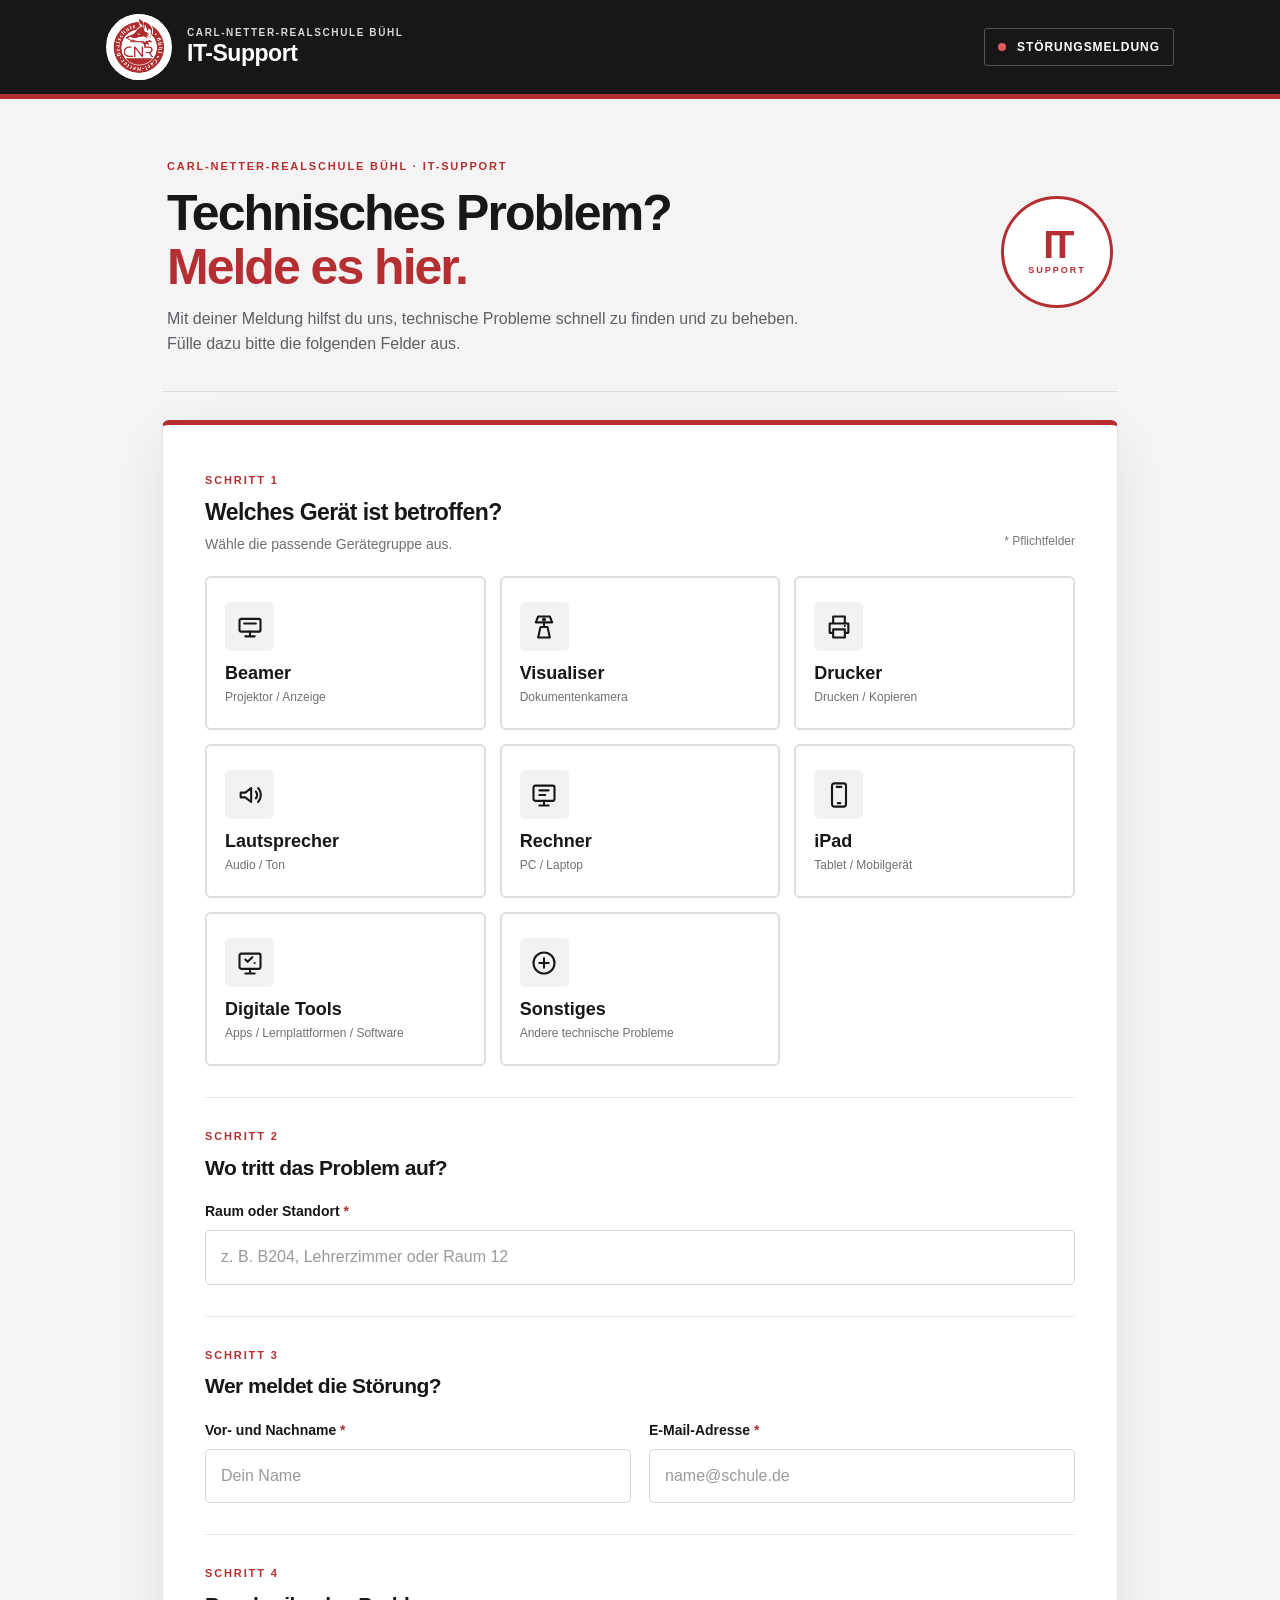
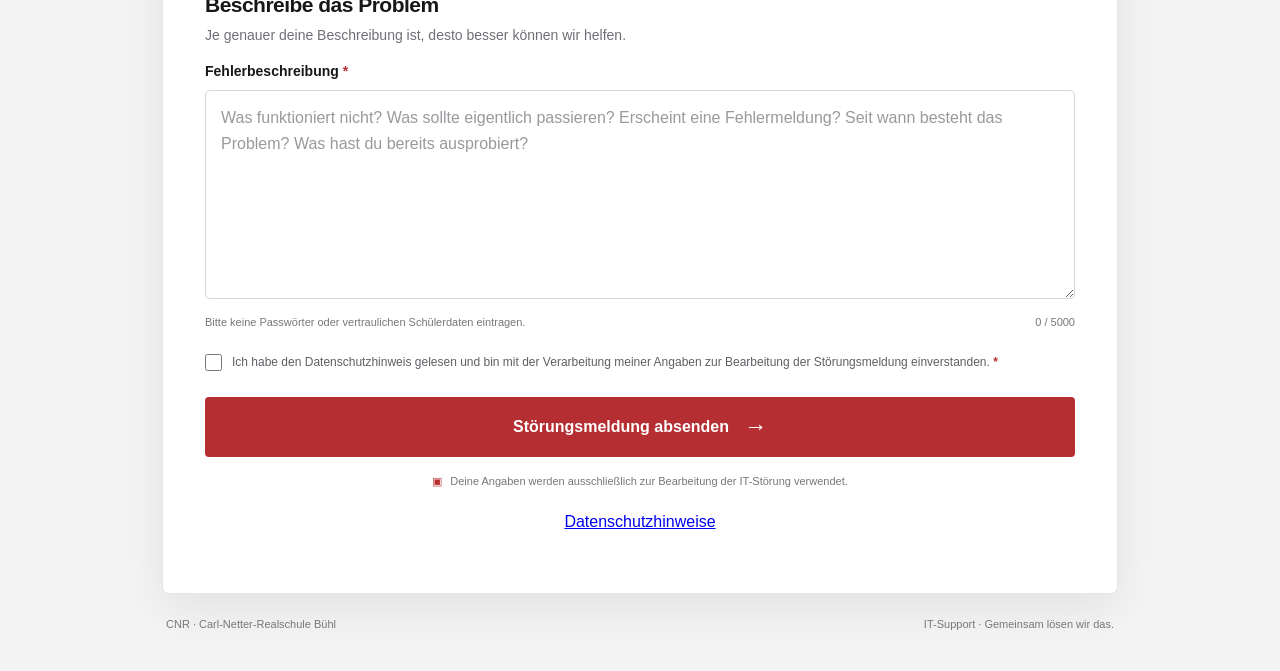
<file: index.html>
<!doctype html>
<html lang="de">
<head>
  <meta charset="utf-8">
  <meta name="viewport" content="width=device-width, initial-scale=1">
  <meta name="theme-color" content="#a92d32">
  <meta name="description" content="IT-Störung an der CNR melden">
  <title>CNR · IT-Support</title>
  <link rel="stylesheet" href="style.css">
</head>
<body>
  <header class="topbar">
    <div class="topbar-inner">
      <img class="brand-logo" src="assets/cnr-logo.jpg" alt="CNR Carl-Netter-Realschule Bühl – Logo">
      <div class="brand-copy">
        <span class="brand-kicker">CARL-NETTER-REALSCHULE BÜHL</span>
        <strong>IT-Support</strong>
      </div>
      <div class="topbar-tag"><span class="status-dot"></span> Störungsmeldung</div>
    </div>
  </header>

  <main class="page">
    <section class="hero">
      <div class="hero-copy">
        <p class="eyebrow">CARL-NETTER-REALSCHULE BÜHL · IT-SUPPORT</p>
        <h1>Technisches Problem?<br><em>Melde es hier.</em></h1>
        <p class="hero-lead">Mit deiner Meldung hilfst du uns, technische Probleme schnell zu finden und zu beheben. Fülle dazu bitte die folgenden Felder aus.</p>
      </div>
      <div class="hero-mark" aria-hidden="true"><span>IT</span><small>SUPPORT</small></div>
    </section>

    <section class="form-card">
      <div class="card-heading">
        <div>
          <span class="step-label">SCHRITT 1</span>
          <h2>Welches Gerät ist betroffen?</h2>
          <p>Wähle die passende Gerätegruppe aus.</p>
        </div>
        <span class="required-note">* Pflichtfelder</span>
      </div>
      <form id="ticketForm">
        <fieldset class="device-grid" aria-label="Gerätegruppe">
          <label class="device-tile"><input type="radio" name="category" value="Beamer" required><span class="tile-icon"><svg viewBox="0 0 24 24" aria-hidden="true"><rect x="3" y="5" width="18" height="11" rx="1.5"/><path d="M8 20h8M12 16v4M7 9h10"/></svg></span><span class="tile-name">Beamer</span><span class="tile-hint">Projektor / Anzeige</span><span class="tile-check">✓</span></label>
          <label class="device-tile"><input type="radio" name="category" value="Visualiser"><span class="tile-icon"><svg viewBox="0 0 24 24" aria-hidden="true"><path d="M7 3h10l2 5H5l2-5Z"/><path d="M12 8v4m-5 9h10M9 12h6l2 9H7l2-9Z"/><circle cx="12" cy="5.5" r=".8"/></svg></span><span class="tile-name">Visualiser</span><span class="tile-hint">Dokumentenkamera</span><span class="tile-check">✓</span></label>
          <label class="device-tile"><input type="radio" name="category" value="Drucker"><span class="tile-icon"><svg viewBox="0 0 24 24" aria-hidden="true"><path d="M7 8V3h10v5M6 17H4V9h16v8h-2"/><path d="M7 14h10v7H7zM17 11h.01"/></svg></span><span class="tile-name">Drucker</span><span class="tile-hint">Drucken / Kopieren</span><span class="tile-check">✓</span></label>
          <label class="device-tile"><input type="radio" name="category" value="Lautsprecher"><span class="tile-icon"><svg viewBox="0 0 24 24" aria-hidden="true"><path d="M4 10v4h4l5 4V6l-5 4H4Z"/><path d="M17 9a5 5 0 0 1 0 6M19 6a9 9 0 0 1 0 12"/></svg></span><span class="tile-name">Lautsprecher</span><span class="tile-hint">Audio / Ton</span><span class="tile-check">✓</span></label>
          <label class="device-tile"><input type="radio" name="category" value="Rechner"><span class="tile-icon"><svg viewBox="0 0 24 24" aria-hidden="true"><rect x="3" y="4" width="18" height="13" rx="1.5"/><path d="M8 21h8M12 17v4M8 8h8M8 12h5"/></svg></span><span class="tile-name">Rechner</span><span class="tile-hint">PC / Laptop</span><span class="tile-check">✓</span></label>
          <label class="device-tile"><input type="radio" name="category" value="iPad"><span class="tile-icon"><svg viewBox="0 0 24 24" aria-hidden="true"><rect x="6" y="2" width="12" height="20" rx="2"/><path d="M10 5h4M11 19h2"/></svg></span><span class="tile-name">iPad</span><span class="tile-hint">Tablet / Mobilgerät</span><span class="tile-check">✓</span></label>

          <label class="device-tile">
            <input type="radio" name="category" value="Digitale Tools">
            <span class="tile-icon"><svg viewBox="0 0 24 24" aria-hidden="true"><rect x="3" y="4" width="18" height="13" rx="1.5"/><path d="M8 21h8M12 17v4M8 9l2 2 4-4M16 12h.01"/></svg></span>
            <span class="tile-name">Digitale Tools</span><span class="tile-hint">Apps / Lernplattformen / Software</span><span class="tile-check">✓</span>
          </label>
          <label class="device-tile">
            <input type="radio" name="category" value="Sonstiges">
            <span class="tile-icon"><svg viewBox="0 0 24 24" aria-hidden="true"><circle cx="12" cy="12" r="9"/><path d="M12 8v8M8 12h8"/></svg></span>
            <span class="tile-name">Sonstiges</span><span class="tile-hint">Andere technische Probleme</span><span class="tile-check">✓</span>
          </label>
        </fieldset>

        <div class="section-divider"></div>
        <div class="card-heading compact">
          <div><span class="step-label">SCHRITT 2</span><h2>Wo tritt das Problem auf?</h2></div>
        </div>
        <div class="field">
          <label for="room">Raum oder Standort <b>*</b></label>
          <input id="room" name="room" type="text" maxlength="80" placeholder="z. B. B204, Lehrerzimmer oder Raum 12" required>
        </div>

        <div class="section-divider"></div>
        <div class="card-heading compact">
          <div><span class="step-label">SCHRITT 3</span><h2>Wer meldet die Störung?</h2></div>
        </div>
        <div class="field-grid">
          <div class="field">
            <label for="reporter">Vor- und Nachname <b>*</b></label>
            <input id="reporter" name="reporter" type="text" maxlength="120" placeholder="Dein Name" autocomplete="name" required>
          </div>
          <div class="field">
            <label for="email">E-Mail-Adresse <b>*</b></label>
            <input id="email" name="email" type="email" maxlength="190" placeholder="name@schule.de" autocomplete="email" required>
          </div>
        </div>

        <div class="section-divider"></div>
        <div class="card-heading compact">
          <div><span class="step-label">SCHRITT 4</span><h2>Beschreibe das Problem</h2><p>Je genauer deine Beschreibung ist, desto besser können wir helfen.</p></div>
        </div>
        <div class="field">
          <label for="description">Fehlerbeschreibung <b>*</b></label>
          <textarea id="description" name="description" minlength="8" maxlength="5000" rows="7" placeholder="Was funktioniert nicht? Was sollte eigentlich passieren? Erscheint eine Fehlermeldung? Seit wann besteht das Problem? Was hast du bereits ausprobiert?" required></textarea>
          <div class="field-bottom"><small>Bitte keine Passwörter oder vertraulichen Schülerdaten eintragen.</small><small id="counter">0 / 5000</small></div>
        </div>

        <div class="trap" aria-hidden="true"><label for="website">Nicht ausfüllen</label><input id="website" name="website" tabindex="-1" autocomplete="off"></div>
        <label class="privacy-check"><input id="privacy" type="checkbox" required><span>Ich habe den Datenschutzhinweis gelesen und bin mit der Verarbeitung meiner Angaben zur Bearbeitung der Störungsmeldung einverstanden. <b>*</b></span></label>

        <div class="submit-area">
          <button id="submitBtn" type="submit"><span>Störungsmeldung absenden</span><b aria-hidden="true">→</b></button>
          <p id="status" class="status" role="status" aria-live="polite"></p>
          <p class="secure-note"><span>▣</span> Deine Angaben werden ausschließlich zur Bearbeitung der IT-Störung verwendet.</p>
        </div>
      </form>
      <p style="text-align:center; margin-top:20px;">
  <a href="/it-ticket/Datenschutz/index.html" target="_blank" rel="noopener">
    Datenschutzhinweise
  </a>
</p>
    </section>
    <footer><span>CNR · Carl-Netter-Realschule Bühl</span><span>IT-Support · Gemeinsam lösen wir das.</span></footer>
  </main>
  <script src="config.js"></script>
  <script src="app.js"></script>
</body>
</html>
</file>
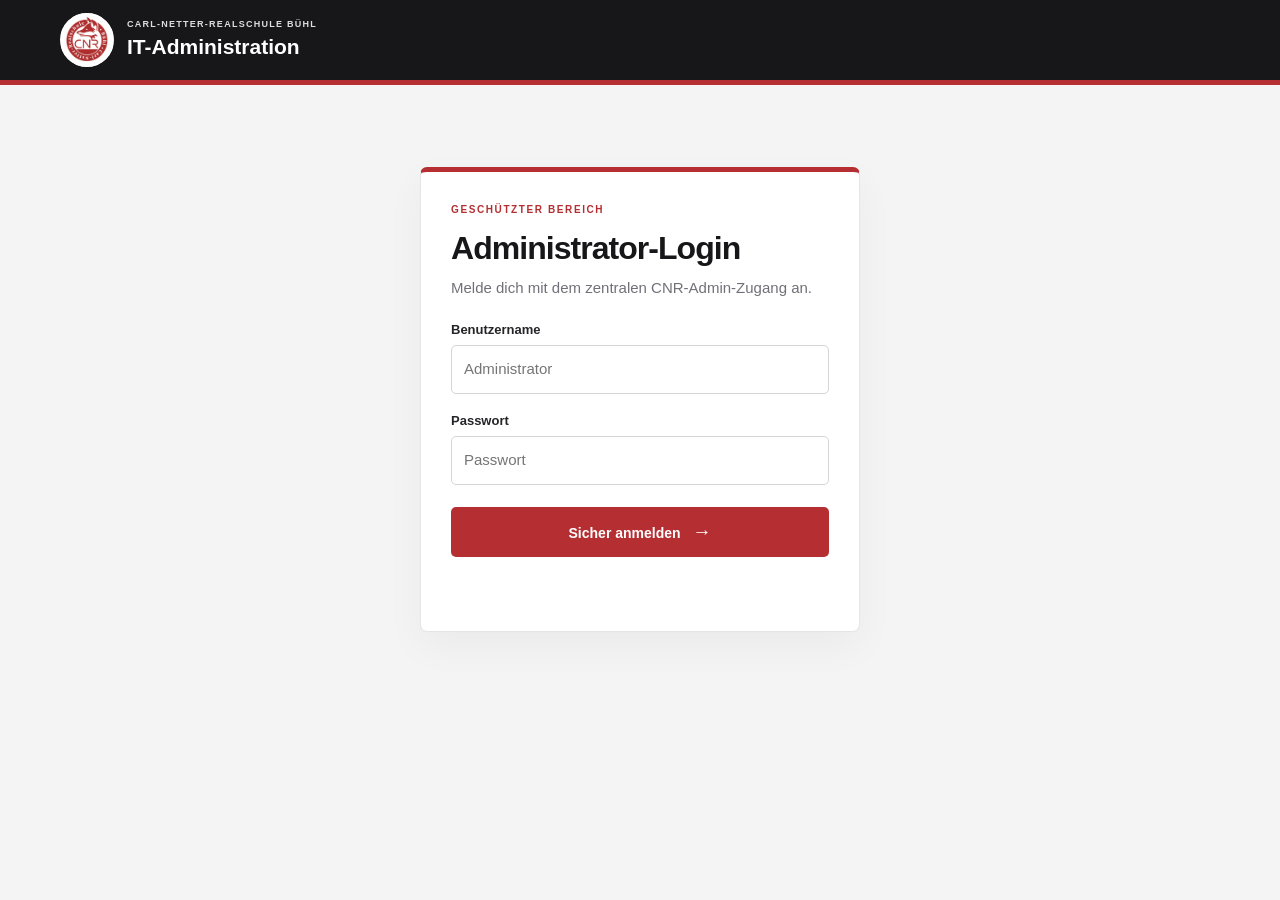
<file: admin/index.html>
<!doctype html>
<html lang="de">
<head>
<meta charset="utf-8">
<meta name="viewport" content="width=device-width,initial-scale=1">
<meta name="robots" content="noindex,nofollow">
<meta name="theme-color" content="#171719">
<title>CNR · IT-Administration</title>
<link rel="stylesheet" href="admin.css">
</head>
<body>
<header class="top">
  <div class="brand">
    <img src="../assets/cnr-logo.jpg" alt="CNR-Logo">
    <div><small>CARL-NETTER-REALSCHULE BÜHL</small><strong>IT-Administration</strong></div>
  </div>
  <button id="logoutBtn" class="logout hidden">Abmelden ↗</button>
</header>

<main class="shell">
  <section id="loginView" class="login-card">
    <div class="eyebrow">GESCHÜTZTER BEREICH</div>
    <h1>Administrator-Login</h1>
    <p class="muted">Melde dich mit dem zentralen CNR-Admin-Zugang an.</p>
    <form id="loginForm">
      <label for="username">Benutzername</label>
      <input id="username" autocomplete="username" required maxlength="80" placeholder="Administrator">
      <label for="password">Passwort</label>
      <input id="password" type="password" autocomplete="current-password" required maxlength="200" placeholder="Passwort">
      <button class="primary" type="submit" id="loginBtn">Sicher anmelden <span>→</span></button>
      <p id="loginMessage" class="message" role="status"></p>
    </form>
  </section>

  <section id="dashboardView" class="hidden">
    <div class="page-title">
      <div><div class="eyebrow">TICKETVERWALTUNG</div><h1>Übersicht</h1><p class="muted">Eingegangene IT-Störungen der CNR</p></div>
      <button class="refresh" id="refreshBtn">↻ Aktualisieren</button>
    </div>

    <div class="stats">
      <article><strong id="totalCount">0</strong><span>Alle Tickets</span></article>
      <article class="red"><strong id="newCount">0</strong><span>Neu</span></article>
      <article class="amber"><strong id="progressCount">0</strong><span>In Bearbeitung</span></article>
      <article class="green"><strong id="doneCount">0</strong><span>Erledigt</span></article>
    </div>

    <section class="list-card">
      <div class="list-head"><div><h2>Alle Meldungen</h2><p class="muted">Ticket auswählen, um Details zu bearbeiten.</p></div></div>
      <div class="filters">
        <input id="searchInput" placeholder="Suche: Ticket, Raum, Name …" aria-label="Tickets durchsuchen">
        <select id="statusFilter" aria-label="Nach Status filtern">
          <option value="">Alle Status</option><option>Neu</option><option>In Bearbeitung</option><option>Wartet auf Rückmeldung</option><option>Erledigt</option>
        </select>
        <select id="categoryFilter" aria-label="Nach Gerätegruppe filtern">
          <option value="">Alle Gerätegruppen</option>
          <option>Beamer</option><option>Visualiser</option><option>Drucker</option><option>Lautsprecher</option><option>Rechner</option><option>iPad</option><option>Digitale Tools</option><option>Sonstiges</option>
        </select>
        <select id="handledByFilter" aria-label="Nach Bearbeiter filtern">
          <option value="">Alle Bearbeiter</option><option value="DH">DH</option><option value="KS">KS</option><option value="__none">Nicht zugewiesen</option>
        </select>
      </div>
      <div class="table-wrap">
        <table><thead><tr><th>Ticket</th><th>Gerät</th><th>Raum</th><th>Meldende Person</th><th>Eingang</th><th>Status</th><th>Bearbeitet von</th></tr></thead>
        <tbody id="ticketRows"><tr><td colspan="7" class="empty">Noch keine Tickets geladen.</td></tr></tbody></table>
      </div>
      <p id="listMessage" class="message"></p>
    </section>
  </section>
</main>

<div id="detailModal" class="modal hidden" role="dialog" aria-modal="true" aria-labelledby="detailTitle">
  <div class="modal-card">
    <div class="modal-head"><div><div class="eyebrow">TICKETDETAILS</div><h2 id="detailTitle">Ticket</h2></div><button id="closeDetail" class="close" aria-label="Schließen">×</button></div>
    <div id="detailContent"></div>
  </div>
</div>
<script src="../config.js"></script>
<script src="admin.js"></script>
</body>
</html>
</file>
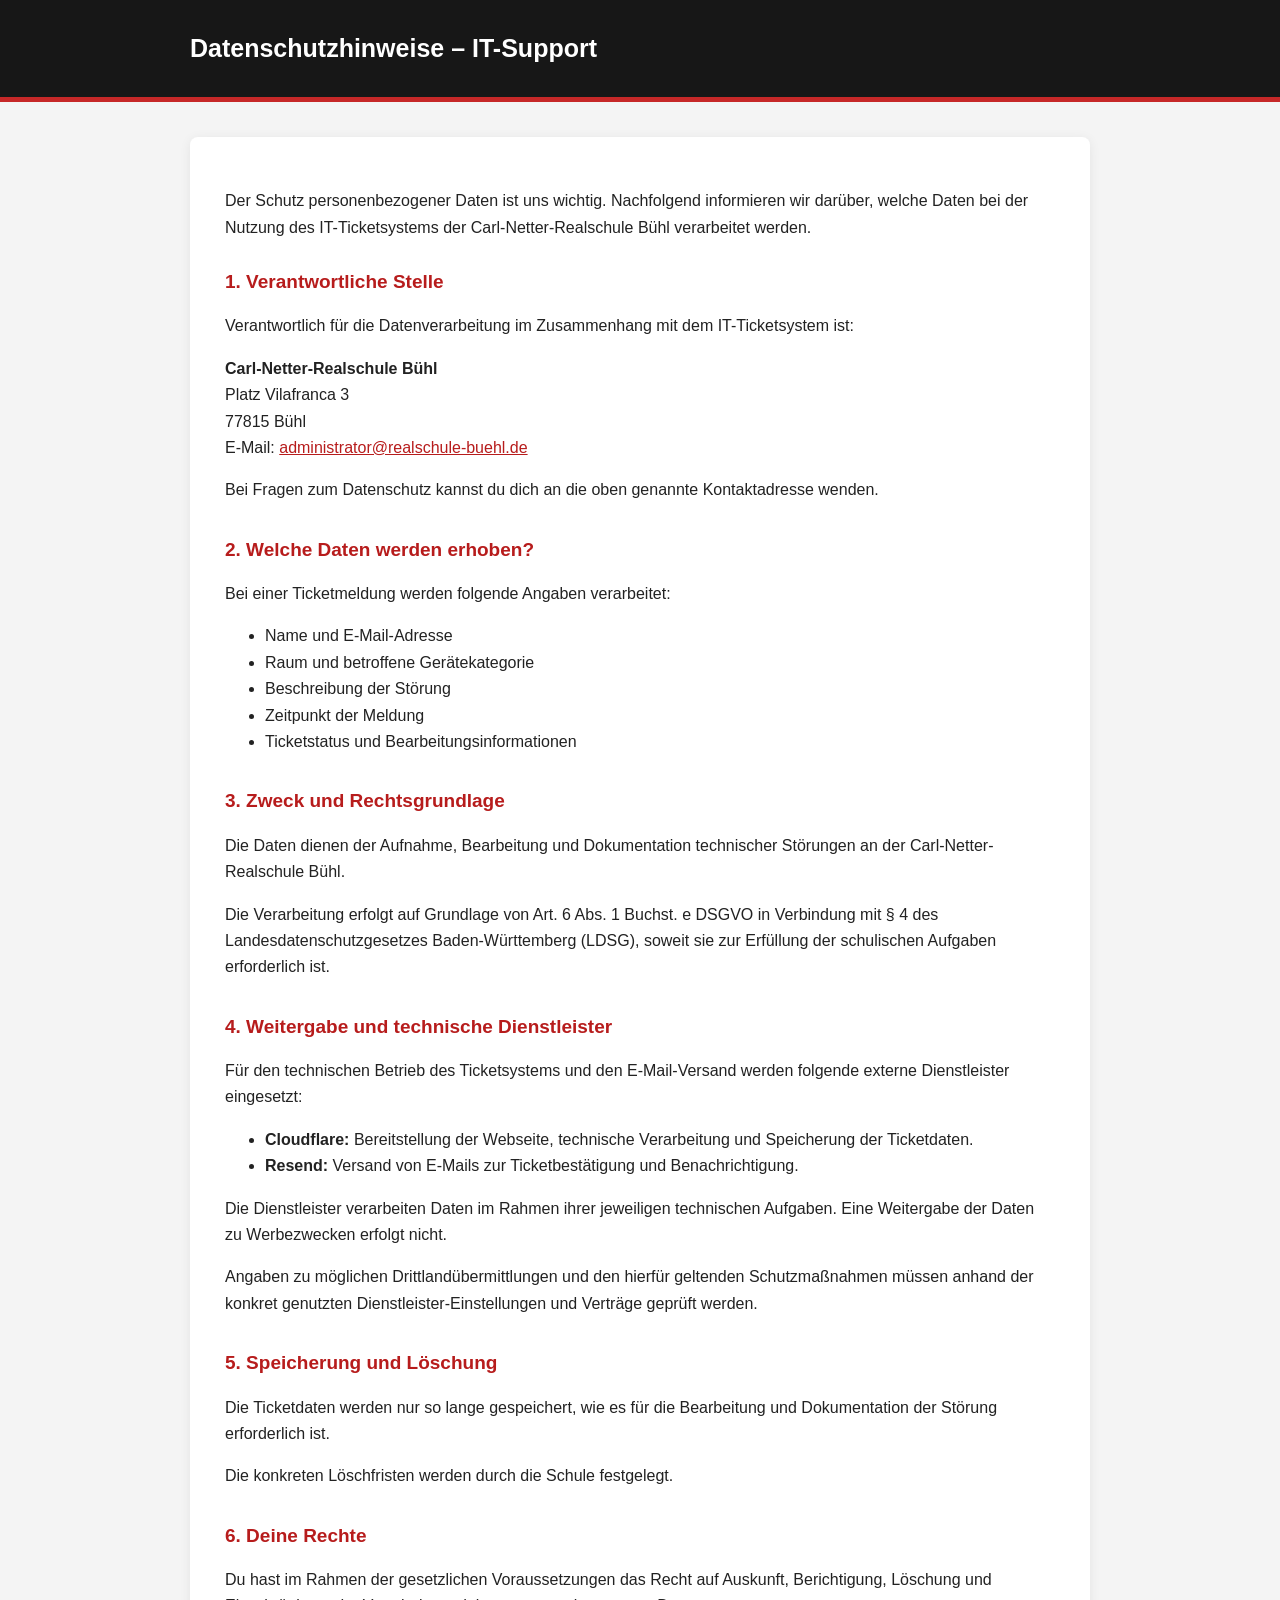
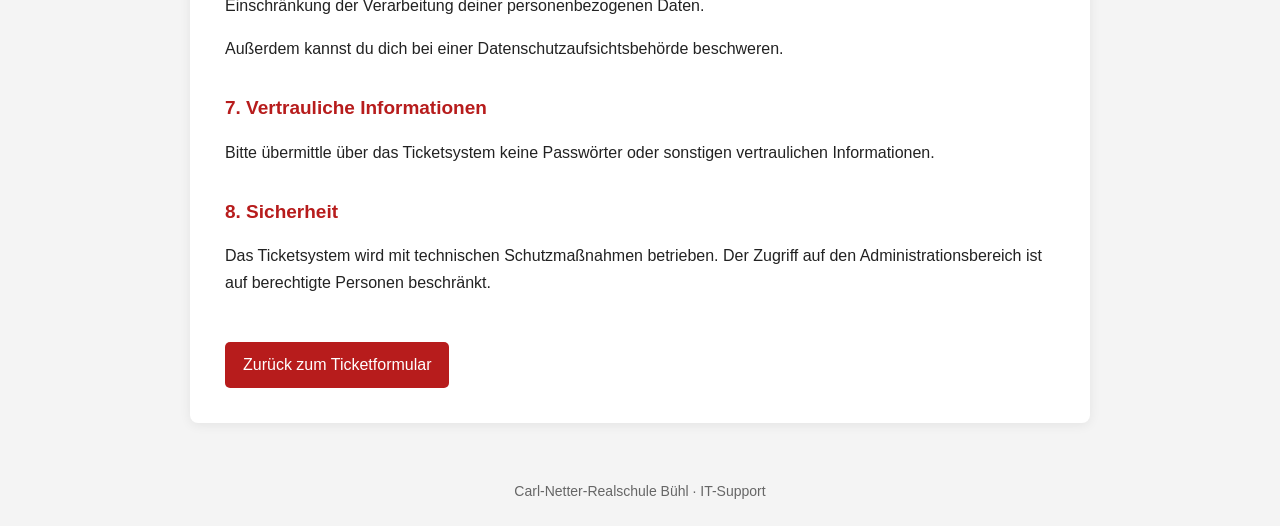
<file: Datenschutz/index.html>
<!DOCTYPE html>
<html lang="de">
<head>
  <meta charset="UTF-8">
  <meta name="viewport" content="width=device-width, initial-scale=1.0">
  <title>Datenschutzhinweise – CNR IT-Support</title>

  <style>
    * {
      box-sizing: border-box;
    }

    body {
      margin: 0;
      font-family: Arial, sans-serif;
      background: #f4f4f4;
      color: #222;
      line-height: 1.65;
    }

    header {
      background: #171717;
      color: white;
      padding: 28px 20px;
      border-bottom: 5px solid #c62828;
    }

    header h1 {
      max-width: 900px;
      margin: 0 auto;
      font-size: 25px;
    }

    main {
      max-width: 900px;
      margin: 35px auto;
      padding: 35px;
      background: white;
      border-radius: 8px;
      box-shadow: 0 2px 12px rgba(0,0,0,0.07);
    }

    h2 {
      margin-top: 30px;
      color: #b71c1c;
      font-size: 19px;
    }

    h2:first-of-type {
      margin-top: 25px;
    }

    a {
      color: #b71c1c;
    }

    .back {
      display: inline-block;
      margin-top: 30px;
      padding: 10px 18px;
      background: #b71c1c;
      color: white;
      text-decoration: none;
      border-radius: 5px;
    }

    footer {
      text-align: center;
      padding: 22px;
      color: #666;
      font-size: 14px;
    }

    @media (max-width: 600px) {
      main {
        margin: 15px;
        padding: 22px;
      }
    }
  </style>
</head>

<body>

<header>
  <h1>Datenschutzhinweise – IT-Support</h1>
</header>

<main>

  <p>
    Der Schutz personenbezogener Daten ist uns wichtig.
    Nachfolgend informieren wir darüber, welche Daten bei der Nutzung
    des IT-Ticketsystems der Carl-Netter-Realschule Bühl verarbeitet werden.
  </p>

  <h2>1. Verantwortliche Stelle</h2>

  <p>
    Verantwortlich für die Datenverarbeitung im Zusammenhang mit dem
    IT-Ticketsystem ist:
  </p>

  <p>
    <strong>Carl-Netter-Realschule Bühl</strong><br>
   
Platz Vilafranca 3<br>
77815 Bühl<br>
    E-Mail:
    <a href="mailto:administrator@realschule-buehl.de">
      administrator@realschule-buehl.de
    </a>
  </p>

  <p>
    Bei Fragen zum Datenschutz kannst du dich an die oben genannte
    Kontaktadresse wenden.
  </p>

  <h2>2. Welche Daten werden erhoben?</h2>

  <p>
    Bei einer Ticketmeldung werden folgende Angaben verarbeitet:
  </p>

  <ul>
    <li>Name und E-Mail-Adresse</li>
    <li>Raum und betroffene Gerätekategorie</li>
    <li>Beschreibung der Störung</li>
    <li>Zeitpunkt der Meldung</li>
    <li>Ticketstatus und Bearbeitungsinformationen</li>
  </ul>

  <h2>3. Zweck und Rechtsgrundlage</h2>

  <p>
    Die Daten dienen der Aufnahme, Bearbeitung und Dokumentation
    technischer Störungen an der Carl-Netter-Realschule Bühl.
  </p>

  <p>
  Die Verarbeitung erfolgt auf Grundlage von Art. 6 Abs. 1
  Buchst. e DSGVO in Verbindung mit § 4 des
  Landesdatenschutzgesetzes Baden-Württemberg (LDSG),
  soweit sie zur Erfüllung der schulischen Aufgaben
  erforderlich ist.
  </p>

  <h2>4. Weitergabe und technische Dienstleister</h2>

  <p>
    Für den technischen Betrieb des Ticketsystems und den E-Mail-Versand
    werden folgende externe Dienstleister eingesetzt:
  </p>

  <ul>
    <li>
      <strong>Cloudflare:</strong> Bereitstellung der Webseite,
      technische Verarbeitung und Speicherung der Ticketdaten.
    </li>
    <li>
      <strong>Resend:</strong> Versand von E-Mails zur Ticketbestätigung
      und Benachrichtigung.
    </li>
  </ul>

  <p>
    Die Dienstleister verarbeiten Daten im Rahmen ihrer jeweiligen
    technischen Aufgaben. Eine Weitergabe der Daten zu Werbezwecken
    erfolgt nicht.
  </p>

  <p>
    Angaben zu möglichen Drittlandübermittlungen und den hierfür
    geltenden Schutzmaßnahmen müssen anhand der konkret genutzten
    Dienstleister-Einstellungen und Verträge geprüft werden.
  </p>

  <h2>5. Speicherung und Löschung</h2>

  <p>
    Die Ticketdaten werden nur so lange gespeichert, wie es für die
    Bearbeitung und Dokumentation der Störung erforderlich ist.
  </p>

  <p>
    Die konkreten Löschfristen werden durch die Schule festgelegt.
  </p>

  <h2>6. Deine Rechte</h2>

  <p>
    Du hast im Rahmen der gesetzlichen Voraussetzungen das Recht auf
    Auskunft, Berichtigung, Löschung und Einschränkung der Verarbeitung
    deiner personenbezogenen Daten.
  </p>

  <p>
    Außerdem kannst du dich bei einer Datenschutzaufsichtsbehörde
    beschweren.
  </p>

  <h2>7. Vertrauliche Informationen</h2>

  <p>
    Bitte übermittle über das Ticketsystem keine Passwörter oder
    sonstigen vertraulichen Informationen.
  </p>

  <h2>8. Sicherheit</h2>

  <p>
    Das Ticketsystem wird mit technischen Schutzmaßnahmen betrieben.
    Der Zugriff auf den Administrationsbereich ist auf berechtigte
    Personen beschränkt.
  </p>

  <a class="back" href="../">Zurück zum Ticketformular</a>

</main>

<footer>
  Carl-Netter-Realschule Bühl · IT-Support
</footer>

</body>
</html>
</file>
<file: style.css>
*{box-sizing:border-box}
:root{--red:#b52f32;--red-dark:#922326;--red-pale:#fbf1f1;--black:#171719;--ink:#252528;--muted:#6f7075;--line:#e2e2e4;--white:#fff;--shadow:0 16px 48px rgba(0,0,0,.075)}
html{scroll-behavior:smooth}body{margin:0;background:#f4f4f5;color:var(--ink);font-family:"Arial","Helvetica Neue",sans-serif;font-size:16px;line-height:1.55}
.topbar{background:var(--black);color:#fff;border-bottom:5px solid var(--red)}.topbar-inner{max-width:1120px;margin:auto;padding:14px 26px;display:flex;align-items:center;gap:15px}
.brand-logo{width:66px;height:66px;object-fit:contain;border-radius:50%;background:#fff}.brand-copy{display:flex;flex-direction:column;line-height:1.3}.brand-kicker{font-size:10px;font-weight:800;letter-spacing:.16em;color:#d8d8da}.brand-copy strong{font-size:23px;color:#fff;font-weight:800;letter-spacing:-.02em}
.topbar-tag{margin-left:auto;color:#fff;font-size:12px;font-weight:700;border:1px solid #555;border-radius:3px;padding:9px 13px;text-transform:uppercase;letter-spacing:.08em}.status-dot{display:inline-block;width:8px;height:8px;border-radius:50%;background:#e35a5e;margin-right:7px}
.page{max-width:1000px;margin:0 auto;padding:0 22px 38px}.hero{display:flex;align-items:center;justify-content:space-between;gap:25px;padding:48px 5px 34px;border-bottom:1px solid #dedee0;margin-bottom:28px}
.eyebrow,.step-label{color:var(--red);font-size:11px;font-weight:800;letter-spacing:.17em;text-transform:uppercase}h1{font-size:clamp(34px,5vw,50px);line-height:1.08;letter-spacing:-.04em;margin:9px 0 13px;font-weight:850;color:var(--black)}h1 em{font-style:normal;color:var(--red)}.hero-lead{max-width:640px;color:#5f6065;margin:0;font-size:16px}
.hero-mark{width:112px;height:112px;flex:0 0 112px;border-radius:50%;border:3px solid var(--red);color:var(--red);display:flex;flex-direction:column;align-items:center;justify-content:center;background:#fff}.hero-mark span{font-size:39px;line-height:1;font-weight:900;letter-spacing:-.09em}.hero-mark small{font-size:9px;letter-spacing:.22em;font-weight:900}
.form-card{background:#fff;border:1px solid #e5e5e7;border-top:5px solid var(--red);border-radius:7px;box-shadow:var(--shadow);padding:clamp(22px,4.2vw,42px)}
.card-heading{display:flex;align-items:flex-end;justify-content:space-between;gap:16px;margin-bottom:20px}.card-heading h2{font-size:23px;letter-spacing:-.025em;margin:4px 0 2px;font-weight:850;color:var(--black)}.card-heading p{margin:3px 0 0;color:var(--muted);font-size:14px}.required-note{font-size:12px;color:#777;padding-bottom:5px}.compact{margin-bottom:15px}.compact h2{font-size:21px}
.device-grid{display:grid;grid-template-columns:repeat(3,minmax(0,1fr));gap:14px;border:0;padding:0;margin:0}
.device-tile{position:relative;cursor:pointer;min-width:0;min-height:154px;border:2px solid #dedee1;border-radius:6px;background:#fff;padding:18px 18px 15px;display:flex;flex-direction:column;align-items:flex-start;justify-content:center;gap:3px;transition:border-color .16s,background .16s,transform .16s,box-shadow .16s}
.device-tile:hover{border-color:var(--red);box-shadow:0 7px 20px rgba(181,47,50,.09);transform:translateY(-2px)}.device-tile input{position:absolute;opacity:0;inset:0;pointer-events:none}.device-tile:has(input:checked){border:2px solid var(--red);background:var(--red-pale);box-shadow:inset 0 0 0 1px var(--red)}.device-tile:has(input:focus-visible){outline:3px solid #e7bfc0;outline-offset:3px}
.tile-icon{width:49px;height:49px;border-radius:5px;background:#f2f2f3;color:var(--black);display:grid;place-items:center;margin-bottom:8px;transition:.15s}.tile-icon svg{width:28px;height:28px;stroke:currentColor;fill:none;stroke-width:1.8;stroke-linecap:round;stroke-linejoin:round}.device-tile:has(input:checked) .tile-icon{background:var(--red);color:#fff}
.tile-name{font-size:18px;font-weight:850;color:var(--black);line-height:1.25}.tile-hint{font-size:12px;color:var(--muted)}.tile-check{position:absolute;right:13px;top:13px;width:23px;height:23px;border-radius:50%;display:grid;place-items:center;background:var(--red);color:#fff;font-size:13px;font-weight:900;opacity:0;transform:scale(.8);transition:.15s}.device-tile:has(input:checked) .tile-check{opacity:1;transform:scale(1)}
.section-divider{height:1px;background:#e6e6e8;margin:31px 0 25px}.field{min-width:0}.field label{display:block;font-size:14px;font-weight:800;color:var(--black);margin-bottom:7px}.field label b,.privacy-check b{color:var(--red)}
.field input,.field textarea{width:100%;border:1.5px solid #d7d7da;border-radius:5px;padding:14px 15px;font:inherit;color:var(--ink);background:#fff;transition:border-color .15s,box-shadow .15s}.field input{min-height:54px}.field textarea{min-height:185px;resize:vertical;line-height:1.6}.field input::placeholder,.field textarea::placeholder{color:#99999e}.field input:focus,.field textarea:focus{outline:0;border-color:var(--red);box-shadow:0 0 0 4px rgba(181,47,50,.10)}
.field-grid{display:grid;grid-template-columns:1fr 1fr;gap:18px}.field-bottom{display:flex;justify-content:space-between;gap:12px;margin-top:7px}.field-bottom small{font-size:11px;color:#77777c}
.privacy-check{display:flex;align-items:flex-start;gap:10px;margin:22px 0 0;font-size:12px;color:#5f6065;cursor:pointer}.privacy-check input{accent-color:var(--red);width:17px;height:17px;flex:0 0 auto;margin:1px 0 0}
.submit-area{margin-top:25px}button{width:100%;border:0;border-radius:4px;min-height:60px;background:var(--red);color:#fff;font:800 16px Arial,sans-serif;padding:15px 19px;display:flex;align-items:center;justify-content:center;gap:15px;cursor:pointer;transition:background .15s,transform .15s}button:hover{background:var(--red-dark);transform:translateY(-1px)}button:focus-visible{outline:3px solid #dba7a9;outline-offset:3px}button:disabled{opacity:.65;cursor:wait;transform:none}button b{font-size:23px;font-weight:500}
.status{font-size:14px;font-weight:700;margin:12px 0 0}.status:empty{display:none}.status.error{color:#a3242b}.status.ok{color:#18744f}.secure-note{font-size:11px;color:#77777c;text-align:center;margin:16px 0 0}.secure-note span{color:var(--red);margin-right:5px}.trap{position:absolute;left:-10000px;width:1px;height:1px;overflow:hidden}
footer{display:flex;justify-content:space-between;gap:15px;color:#77777c;font-size:11px;padding:22px 4px 0}.success-panel{text-align:center;padding:15px 0 8px}.success-icon{margin:0 auto 15px;width:58px;height:58px;border-radius:50%;background:#edf6f0;color:#208253;display:grid;place-items:center;font-size:28px;font-weight:800}.success-panel h2{font-size:25px;margin:0 0 8px;color:var(--black)}.ticket-number{font-size:30px;color:var(--red);font-weight:900;letter-spacing:.04em;margin:6px 0 14px}.success-panel p{color:#67616a}.success-panel button{margin-top:25px}button.secondary{margin-top:10px;background:#fff;color:var(--red);border:1px solid var(--red)}button.secondary:hover{background:var(--red-pale)}.demo-ticket{text-align:left;border:1px solid var(--line);border-left:4px solid var(--red);border-radius:4px;padding:14px;margin:12px 0}.demo-ticket strong,.demo-ticket span{display:block}.demo-ticket span{font-size:12px;color:var(--muted)}.demo-ticket p{font-size:14px;margin-bottom:0;white-space:pre-wrap}
@media(max-width:700px){.topbar-inner{padding:12px 17px}.brand-logo{width:55px;height:55px}.brand-copy strong{font-size:20px}.brand-kicker{font-size:8px}.topbar-tag{font-size:10px;padding:8px}.page{padding:0 13px 25px}.hero{padding:34px 3px 25px}.hero-mark{width:78px;height:78px;flex-basis:78px}.hero-mark span{font-size:28px}.hero-mark small{font-size:7px}.hero-lead{font-size:14px}.form-card{border-radius:6px;padding:21px 17px}.device-grid{grid-template-columns:repeat(2,minmax(0,1fr));gap:10px}.device-tile{min-height:139px;padding:14px}.field-grid{grid-template-columns:1fr;gap:0}.card-heading h2{font-size:20px}}
@media(max-width:390px){.topbar-tag{font-size:0;padding:9px}.status-dot{margin:0}.hero-mark{display:none}.hero h1{font-size:36px}.required-note{font-size:10px}.field-bottom{flex-direction:column;gap:2px}.device-tile{min-height:130px}.tile-name{font-size:16px}}
</file>
<file: admin/admin.css>
*{box-sizing:border-box} :root{--red:#b52f32;--red-dark:#922326;--black:#171719;--ink:#252528;--muted:#707078;--line:#e5e5e7;--bg:#f4f4f5;--white:#fff}
body{margin:0;background:var(--bg);color:var(--ink);font:15px/1.5 Arial,Helvetica,sans-serif}
.hidden{display:none!important}.top{background:var(--black);color:#fff;border-bottom:5px solid var(--red);padding:13px max(18px,calc((100% - 1160px)/2));display:flex;align-items:center;justify-content:space-between;gap:15px}
.brand{display:flex;align-items:center;gap:13px}.brand img{width:54px;height:54px;border-radius:50%;background:white;object-fit:contain}.brand div{display:flex;flex-direction:column}.brand small{font-size:9px;letter-spacing:.14em;color:#ddd;font-weight:bold}.brand strong{font-size:21px}
.shell{max-width:1160px;margin:0 auto;padding:34px 20px 55px}
.login-card{max-width:440px;margin:48px auto;background:#fff;border:1px solid var(--line);border-top:5px solid var(--red);border-radius:7px;padding:30px;box-shadow:0 14px 40px #0000000b}
.eyebrow{font-size:10px;letter-spacing:.16em;font-weight:800;color:var(--red)}h1{font-size:32px;letter-spacing:-.03em;color:var(--black);margin:7px 0 5px}h2{font-size:21px;margin:0;color:var(--black)}.muted{color:var(--muted);margin:5px 0 20px}
label{display:block;font-size:13px;font-weight:bold;margin:17px 0 6px}input,select,textarea{font:inherit;border:1px solid #d5d5d8;border-radius:5px;padding:12px;background:#fff;color:var(--ink);width:100%;min-width:0}input:focus,select:focus,textarea:focus{outline:3px solid #f5dddd;border-color:var(--red)}
button{font:700 14px Arial,sans-serif;cursor:pointer;border-radius:5px}.primary{width:100%;border:0;background:var(--red);color:#fff;padding:14px;margin-top:22px}.primary:hover{background:var(--red-dark)}.primary span{margin-left:8px;font-size:19px}.logout,.refresh{padding:10px 14px;border:1px solid #777;background:transparent;color:#fff}.refresh{color:var(--ink);border-color:#ccc;background:#fff}.message{font-size:13px;color:var(--red);min-height:18px}.page-title{display:flex;justify-content:space-between;align-items:center;gap:15px;margin-bottom:22px}
.stats{display:grid;grid-template-columns:repeat(4,1fr);gap:14px;margin-bottom:22px}.stats article{background:#fff;border:1px solid var(--line);border-top:3px solid #29292b;border-radius:6px;padding:17px 19px;display:flex;flex-direction:column}.stats strong{font-size:31px;line-height:1.1;color:var(--black)}.stats span{font-size:12px;color:var(--muted);margin-top:5px}.stats .red{border-top-color:var(--red)}.stats .red strong{color:var(--red)}.stats .amber{border-top-color:#b7791f}.stats .amber strong{color:#9a650f}.stats .green{border-top-color:#218653}.stats .green strong{color:#218653}
.list-card{background:#fff;border:1px solid var(--line);border-radius:7px;padding:22px;box-shadow:0 10px 30px #00000008}.list-head{display:flex;justify-content:space-between;align-items:center}.list-head p{font-size:13px;margin:3px 0 15px}.filters{display:grid;grid-template-columns:2fr 1fr 1fr;gap:10px;margin:14px 0}
.table-wrap{overflow-x:auto}table{border-collapse:collapse;width:100%;font-size:13px;white-space:nowrap}th{text-align:left;color:#666;font-size:11px;text-transform:uppercase;letter-spacing:.06em;background:#f7f7f8}th,td{padding:12px 10px;border-bottom:1px solid #eee}tbody tr{cursor:pointer}tbody tr:hover{background:#fff7f7}.ticket-id{font-weight:bold;color:var(--red)}.empty{text-align:center;color:var(--muted);padding:25px}
.pill{display:inline-block;padding:4px 8px;border-radius:30px;font-size:11px;font-weight:bold}.p-neu{background:#fbe9e9;color:#a3252a}.p-work{background:#fff2d9;color:#8b5b09}.p-wait{background:#eaf1fb;color:#315f9a}.p-done{background:#e7f5ec;color:#187447}
.modal{position:fixed;inset:0;background:#111a;display:flex;align-items:flex-start;justify-content:center;padding:30px 14px;overflow:auto;z-index:5}.modal-card{width:min(720px,100%);background:#fff;border-radius:8px;padding:25px;box-shadow:0 20px 70px #0005;border-top:5px solid var(--red)}.modal-head{display:flex;justify-content:space-between;align-items:center;margin-bottom:20px}.close{border:0;background:#eee;width:36px;height:36px;font-size:25px}.detail-grid{display:grid;grid-template-columns:1fr 1fr;gap:12px}.detail-item{background:#f7f7f8;padding:12px;border-radius:5px;min-width:0}.detail-item small{display:block;color:var(--muted);font-size:10px;text-transform:uppercase;letter-spacing:.08em}.detail-item strong{display:block;margin-top:4px;overflow-wrap:anywhere}.description{white-space:pre-wrap;line-height:1.6}.block-title{font-weight:bold;margin:22px 0 8px}.actions{display:grid;grid-template-columns:1fr 1fr;gap:12px}.actions button{background:var(--red);border:0;color:#fff;padding:12px}.actions button.secondary{background:#fff;color:var(--red);border:1px solid var(--red)}.note-form textarea{min-height:85px;resize:vertical}.note{border-left:3px solid var(--red);background:#faf7f7;padding:10px 12px;margin:9px 0;font-size:13px}.note small{color:var(--muted);display:block;margin-bottom:4px}
@media(max-width:720px){.shell{padding:25px 12px}.stats{grid-template-columns:repeat(2,1fr)}.filters{grid-template-columns:1fr}.page-title{align-items:flex-start}.page-title h1{font-size:28px}.list-card{padding:15px}.detail-grid{grid-template-columns:1fr}.actions{grid-template-columns:1fr}.brand img{width:47px;height:47px}.brand strong{font-size:17px}.logout{font-size:12px;padding:8px}.login-card{margin:28px auto;padding:22px}}
</file>
